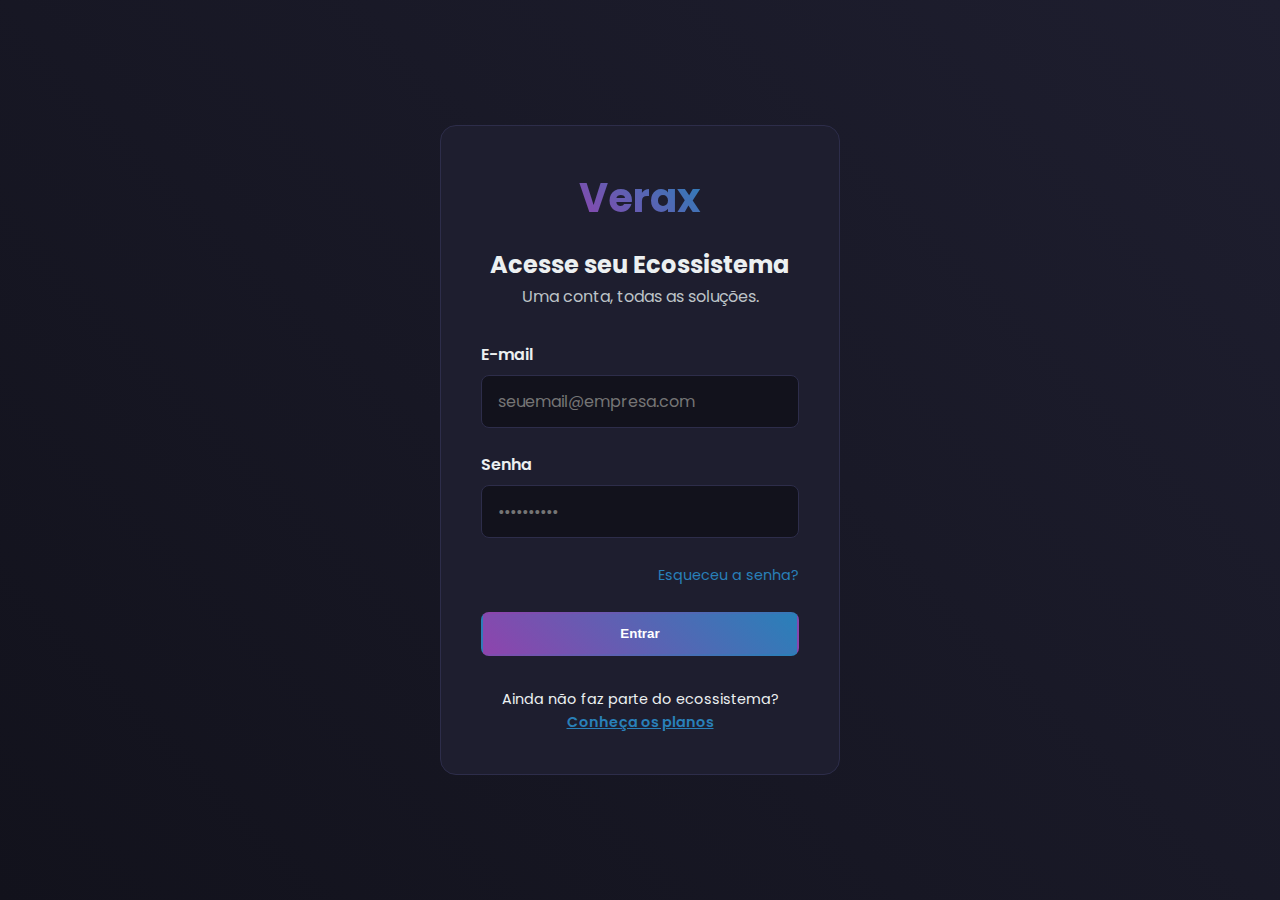
<file: index.html>
<!DOCTYPE html>
<html lang="pt-BR">
<head>
    <meta charset="UTF-8">
    <meta name="viewport" content="width=device-width, initial-scale=1.0">
    <title>Login | Ecossistema Verax</title>
    <link rel="preconnect" href="https://fonts.googleapis.com">
    <link rel="preconnect" href="https://fonts.gstatic.com" crossorigin>
    <link href="https://fonts.googleapis.com/css2?family=Poppins:wght@400;600;700&display=swap" rel="stylesheet">
    <link rel="stylesheet" href="hub-style.css">
</head>
<body class="login-body">
    <div class="login-container">
        <div class="login-box">
            <div class="login-header">
                <a href="#" class="logo">Verax</a>
                <h2>Acesse seu Ecossistema</h2>
                <p>Uma conta, todas as soluções.</p>
            </div>
            <form action="hub.html">
                <div class="form-group">
                    <label for="email">E-mail</label>
                    <input type="email" id="email" name="email" placeholder="seuemail@empresa.com" required>
                </div>
                <div class="form-group">
                    <label for="password">Senha</label>
                    <input type="password" id="password" name="password" placeholder="••••••••••" required>
                </div>
                <div class="form-options">
                    <a href="#" class="forgot-password">Esqueceu a senha?</a>
                </div>
                <button type="submit" class="btn btn-primary btn-full">Entrar</button>
            </form>
            <div class="login-footer">
                <p>Ainda não faz parte do ecossistema? <a href="#">Conheça os planos</a></p>
            </div>
        </div>
    </div>
</body>
</html>
</file>
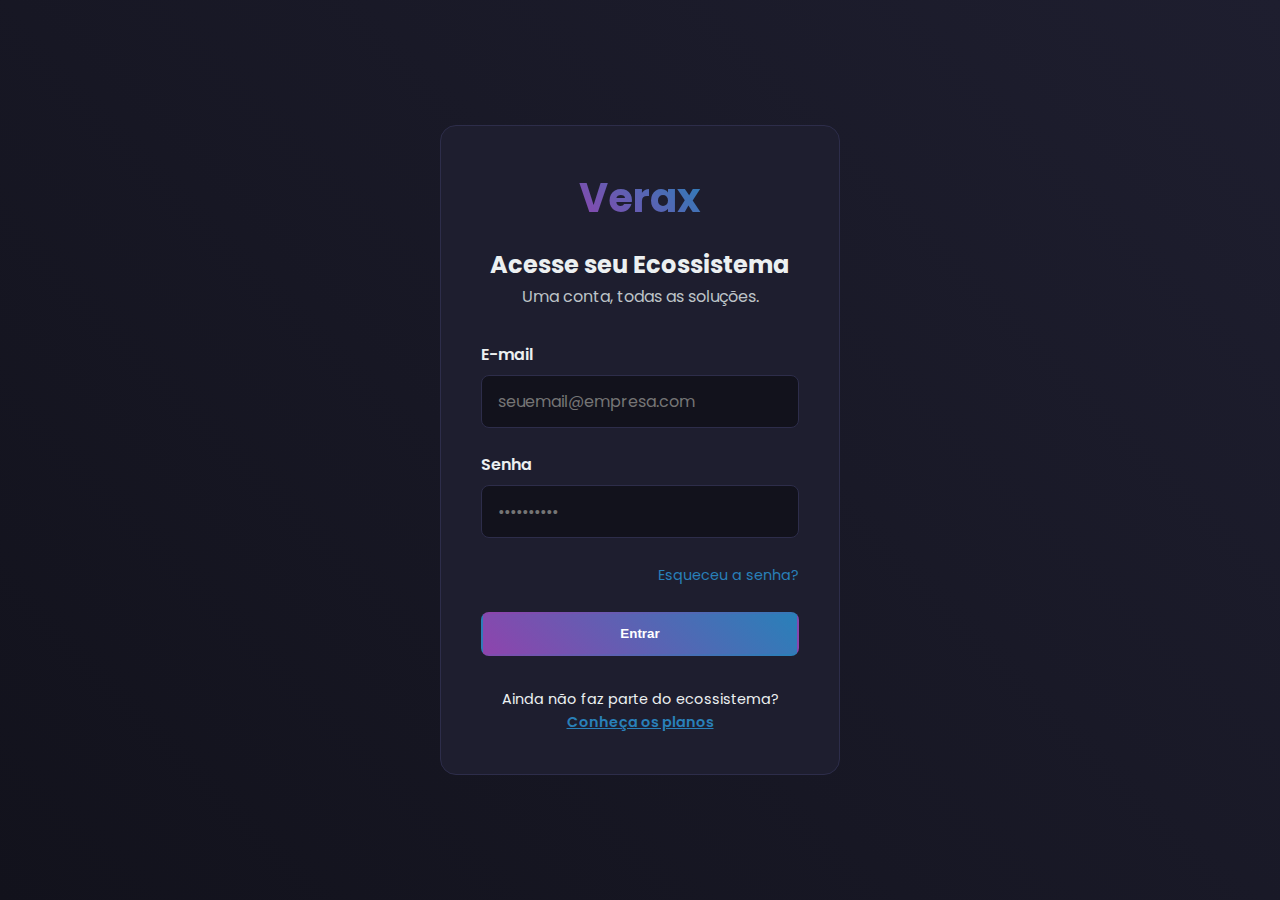
<file: login.html>
<!DOCTYPE html>
<html lang="pt-BR">
<head>
    <meta charset="UTF-8">
    <meta name="viewport" content="width=device-width, initial-scale=1.0">
    <title>Login | Ecossistema Verax</title>
    <link rel="preconnect" href="https://fonts.googleapis.com">
    <link rel="preconnect" href="https://fonts.gstatic.com" crossorigin>
    <link href="https://fonts.googleapis.com/css2?family=Poppins:wght@400;600;700&display=swap" rel="stylesheet">
    <link rel="stylesheet" href="hub-style.css">
</head>
<body class="login-body">
    <div class="login-container">
        <div class="login-box">
            <div class="login-header">
                <a href="#" class="logo">Verax</a>
                <h2>Acesse seu Ecossistema</h2>
                <p>Uma conta, todas as soluções.</p>
            </div>
            <form action="hub.html">
                <div class="form-group">
                    <label for="email">E-mail</label>
                    <input type="email" id="email" name="email" placeholder="seuemail@empresa.com" required>
                </div>
                <div class="form-group">
                    <label for="password">Senha</label>
                    <input type="password" id="password" name="password" placeholder="••••••••••" required>
                </div>
                <div class="form-options">
                    <a href="#" class="forgot-password">Esqueceu a senha?</a>
                </div>
                <button type="submit" class="btn btn-primary btn-full">Entrar</button>
            </form>
            <div class="login-footer">
                <p>Ainda não faz parte do ecossistema? <a href="#">Conheça os planos</a></p>
            </div>
        </div>
    </div>
</body>
</html>
</file>
<file: hub-style.css>
/* ---- VARIÁVEIS DE CORES E CONFIGURAÇÕES GLOBAIS ---- */
:root {
    --color-background: #12121c;
    --color-surface: #1e1e2f;
    --color-primary: #8e44ad;
    --color-secondary: #2980b9;
    --color-accent: #e67e22;
    --color-text: #ecf0f1;
    --color-text-muted: #bdc3c7;
    --color-border: #2d2d4a;
    --font-family: 'Poppins', sans-serif;
}

/* ---- RESET E ESTILOS BASE ---- */
* { margin: 0; padding: 0; box-sizing: border-box; }
html { scroll-behavior: smooth; }
body {
    font-family: var(--font-family);
    background-color: var(--color-background);
    color: var(--color-text);
    line-height: 1.6;
    overflow-x: hidden;
}

/* ---- TELA DE LOGIN ---- */
.login-body { display: flex; justify-content: center; align-items: center; min-height: 100vh; background: linear-gradient(45deg, #12121c, #1e1e2f); padding: 1rem; }
.login-container { width: 100%; max-width: 400px; }
.login-box { background-color: var(--color-surface); padding: 2.5rem; border-radius: 16px; border: 1px solid var(--color-border); }
.login-header { text-align: center; margin-bottom: 2rem; }
.login-header .logo { font-size: 2.5rem; background: linear-gradient(45deg, var(--color-primary), var(--color-secondary)); -webkit-background-clip: text; -webkit-text-fill-color: transparent; text-decoration: none; font-weight: 700; }
.login-header h2 { margin-top: 1rem; }
.login-header p { color: var(--color-text-muted); }
.form-group { margin-bottom: 1.5rem; }
.form-group label { display: block; margin-bottom: 0.5rem; font-weight: 600; }
.form-group input { width: 100%; padding: 0.8rem 1rem; border-radius: 8px; border: 1px solid var(--color-border); background-color: var(--color-background); color: var(--color-text); font-family: var(--font-family); font-size: 1rem; }
.form-group input:focus { outline: none; border-color: var(--color-primary); }
.form-options { text-align: right; margin-bottom: 1.5rem; }
.forgot-password { color: var(--color-secondary); text-decoration: none; font-size: 0.9rem; }
.btn { width: 100%; padding: 0.8rem 2rem; border-radius: 8px; text-decoration: none; font-weight: 600; transition: all 0.3s ease; border: 2px solid transparent; cursor: pointer; }
.btn-primary { background: linear-gradient(45deg, var(--color-primary), var(--color-secondary)); color: white; }
.btn-primary:hover { opacity: 0.9; }
.login-footer { text-align: center; margin-top: 2rem; font-size: 0.9rem; }
.login-footer a { color: var(--color-secondary); font-weight: 600; }

/* ---- LAYOUT GERAL DA APLICAÇÃO ---- */
.app-container { display: flex; position: relative; }
.sidebar { width: 260px; background-color: var(--color-surface); height: 100vh; position: fixed; display: flex; flex-direction: column; border-right: 1px solid var(--color-border); transition: transform 0.3s ease-in-out; z-index: 1000; }
.sidebar-header { padding: 1.5rem; text-align: center; }
.sidebar-header .logo { font-size: 2rem; }
.sidebar-menu { flex-grow: 1; list-style: none; padding-top: 2rem; }
.sidebar-menu li a { display: flex; align-items: center; gap: 1rem; color: var(--color-text-muted); text-decoration: none; padding: 1rem 1.5rem; border-radius: 8px; margin: 0.5rem 1rem; transition: background-color 0.3s, color 0.3s; }
.sidebar-menu li a:hover, .sidebar-menu li.active a { background-color: var(--color-primary); color: white; }
.sidebar-menu i { font-size: 1.5rem; }
.soon-badge { background-color: var(--color-accent); font-size: 0.7rem; padding: 2px 6px; border-radius: 4px; color: white; margin-left: auto; }
.sidebar-footer { padding: 1.5rem; border-top: 1px solid var(--color-border); }
.profile-link { display: flex; align-items: center; gap: 1rem; text-decoration: none; color: var(--color-text); }
.profile-avatar { width: 40px; height: 40px; border-radius: 50%; }

.main-content { margin-left: 260px; width: calc(100% - 260px); padding: 1.5rem; transition: margin-left 0.3s; }
.main-header-app { display: flex; justify-content: space-between; align-items: center; margin-bottom: 2rem; }
.header-left { display: flex; align-items: center; gap: 1rem; }
.menu-toggle { display: none; background: none; border: none; color: var(--color-text); font-size: 1.8rem; cursor: pointer; }
.header-right { display: flex; align-items: center; gap: 0.5rem; }
.search-bar { background-color: var(--color-surface); display: flex; align-items: center; padding: 0.5rem 1rem; border-radius: 8px; }
.search-bar input { background: none; border: none; color: var(--color-text); outline: none; }
.icon-button { background-color: var(--color-surface); color: var(--color-text-muted); border: none; border-radius: 50%; width: 40px; height: 40px; font-size: 1.5rem; cursor: pointer; position: relative; display: grid; place-items: center; }
.notification-dot { position: absolute; top: 8px; right: 8px; width: 8px; height: 8px; background-color: var(--color-accent); border-radius: 50%; }

/* ---- DASHBOARD E WIDGETS ---- */
.welcome-message { margin-bottom: 2rem; }
.welcome-message p { color: var(--color-text-muted); }
.widgets-grid { display: grid; grid-template-columns: repeat(auto-fit, minmax(220px, 1fr)); gap: 1.5rem; margin-bottom: 1.5rem; }
.widget { background-color: var(--color-surface); padding: 1.5rem; border-radius: 16px; border: 1px solid var(--color-border); }
.kpi-card { text-align: center; }
.kpi-card .card-icon { width: 50px; height: 50px; border-radius: 12px; display: flex; justify-content: center; align-items: center; font-size: 1.8rem; color: white; margin: 0 auto 1rem auto; }
.truck-icon { background-color: var(--color-secondary); }
.cost-icon { background-color: #27ae60; }
.maintenance-icon { background-color: var(--color-accent); }
.crm-icon, .rh-icon { background-color: #7f8c8d; }
.kpi-card h4 { color: var(--color-text-muted); font-weight: 500; font-size: 0.9rem; }
.kpi-card p { font-size: 1.8rem; font-weight: 700; margin: 0.5rem 0; }
.card-trend { font-size: 0.9rem; }
.card-trend.up { color: #27ae60; }
.card-trend.down { color: #e74c3c; }
.card-trend.neutral { color: var(--color-text-muted); }
.coming-soon { opacity: 0.6; }
.chart-card h4 { margin-bottom: 1.5rem; }

/* ################################### */
/* ########## RESPONSIVIDADE ######### */
/* ################################### */

@media (max-width: 992px) {
    .sidebar { transform: translateX(-100%); width: 260px; }
    .sidebar.expanded { transform: translateX(0); }
    .main-content { margin-left: 0; width: 100%; }
    .menu-toggle { display: block; }
    .app-container.sidebar-open::before {
        content: '';
        position: absolute;
        top: 0;
        left: 0;
        width: 100%;
        height: 100%;
        background-color: rgba(0, 0, 0, 0.5);
        z-index: 999;
    }
}

@media (max-width: 576px) {
    .main-content { padding: 1rem; }
    .search-bar { display: none; }
    .header-left h2 { font-size: 1.2rem; }
    .welcome-message h3 { font-size: 1.5rem; }
    .widgets-grid { grid-template-columns: 1fr 1fr; }
    .chart-card { padding: 1rem; }
    .login-box { padding: 2rem 1.5rem; }
}
</file>
